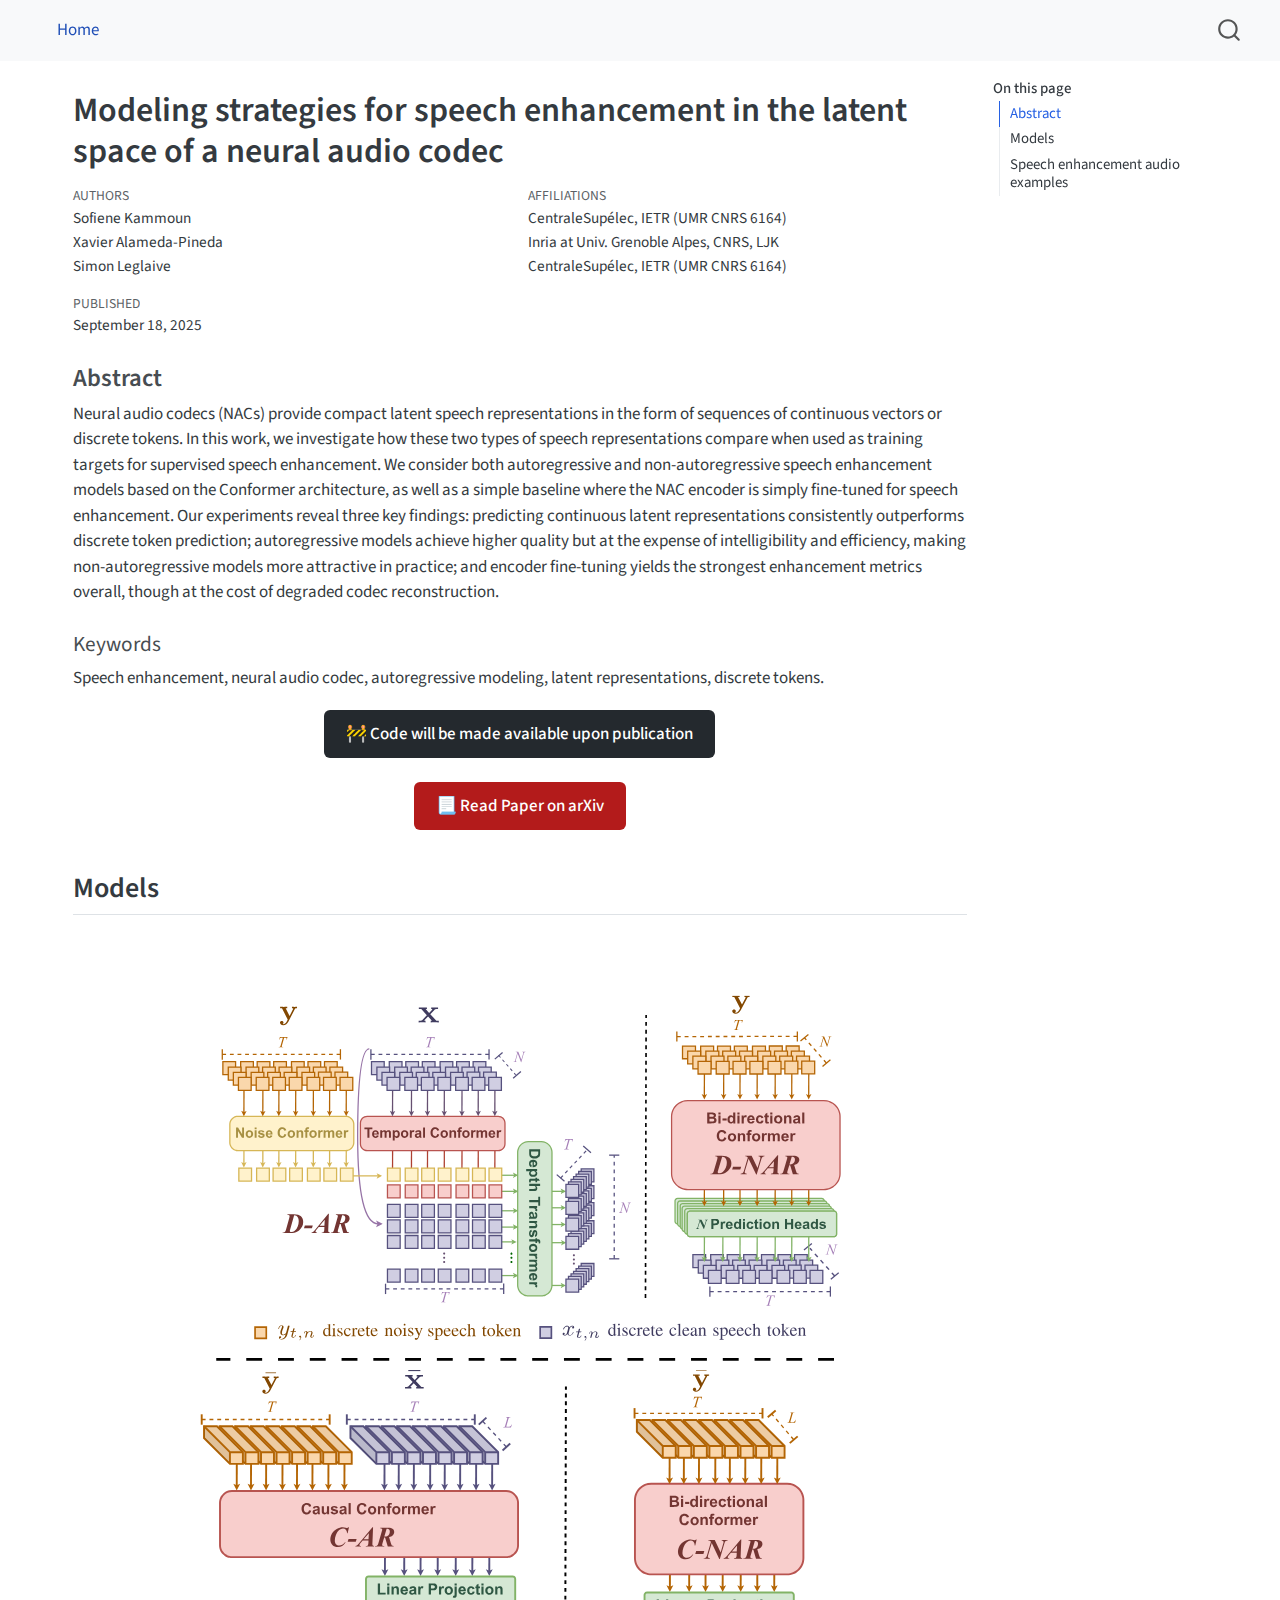
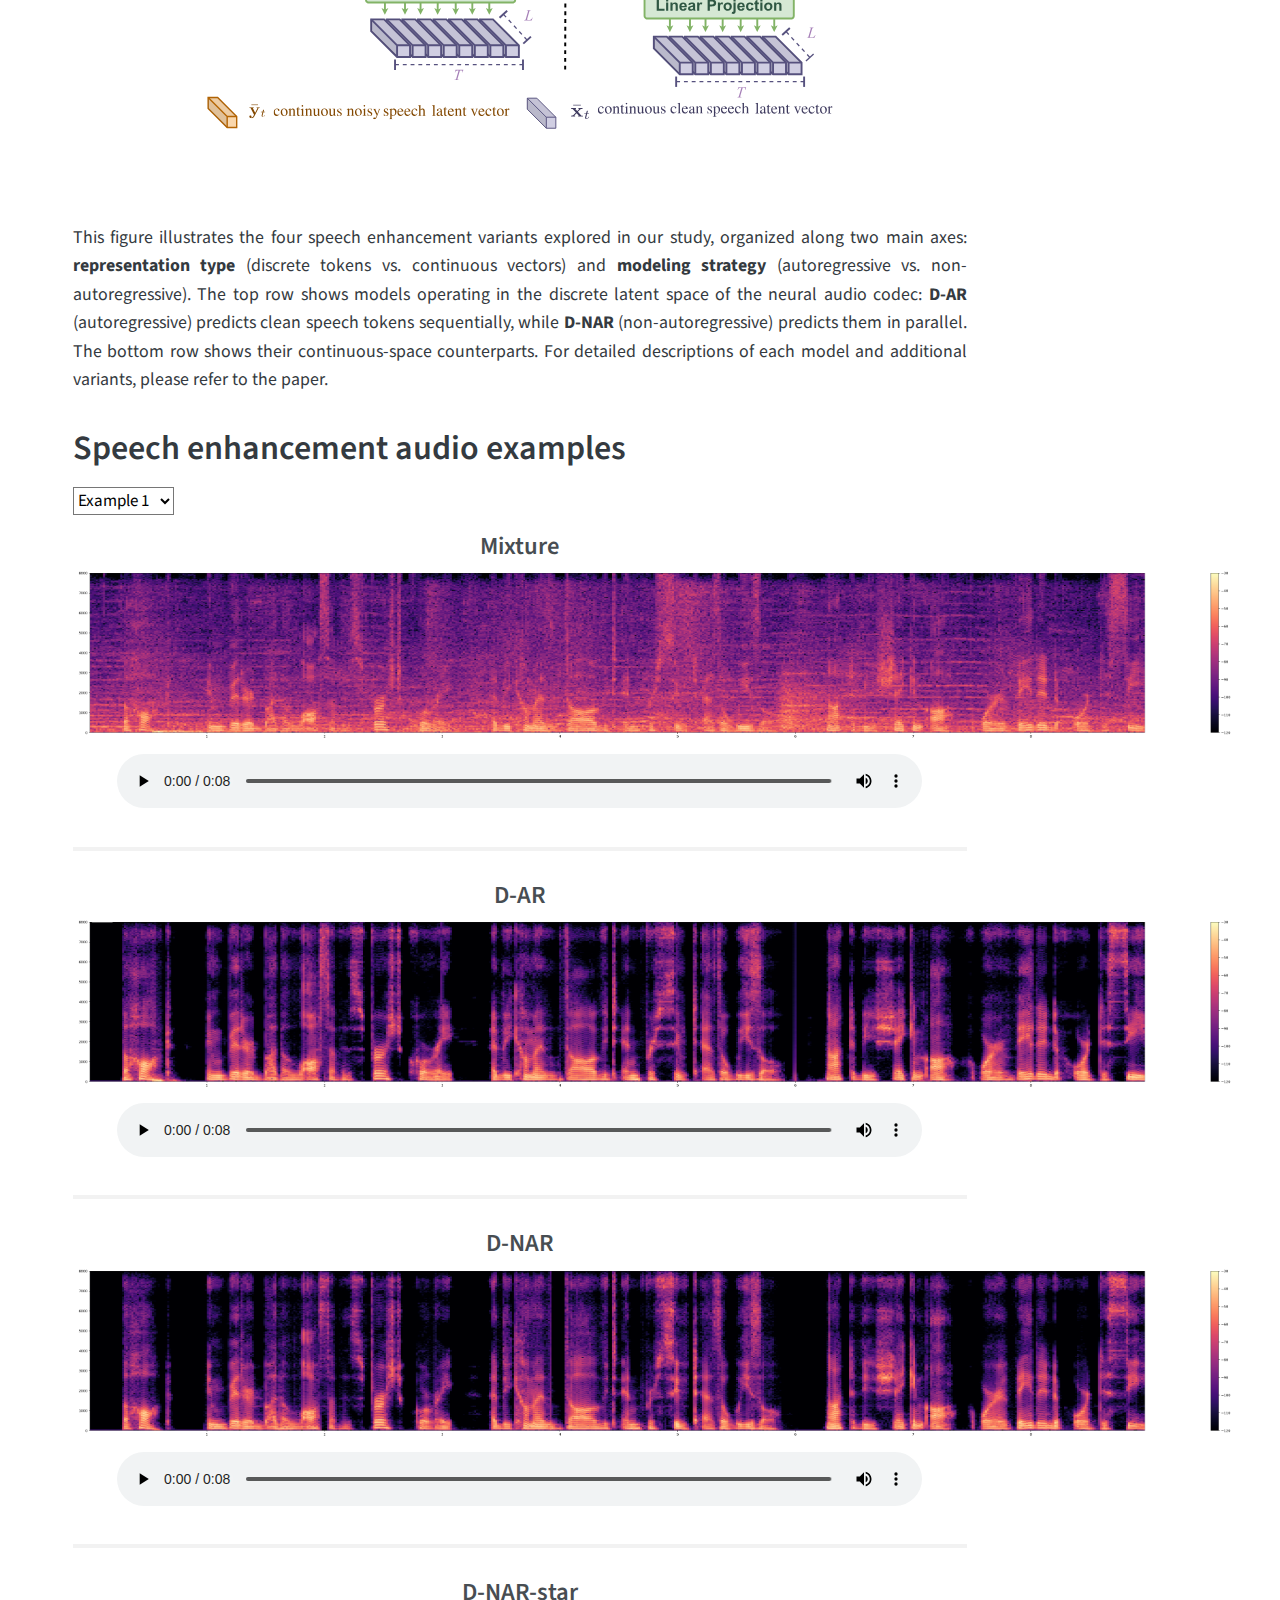
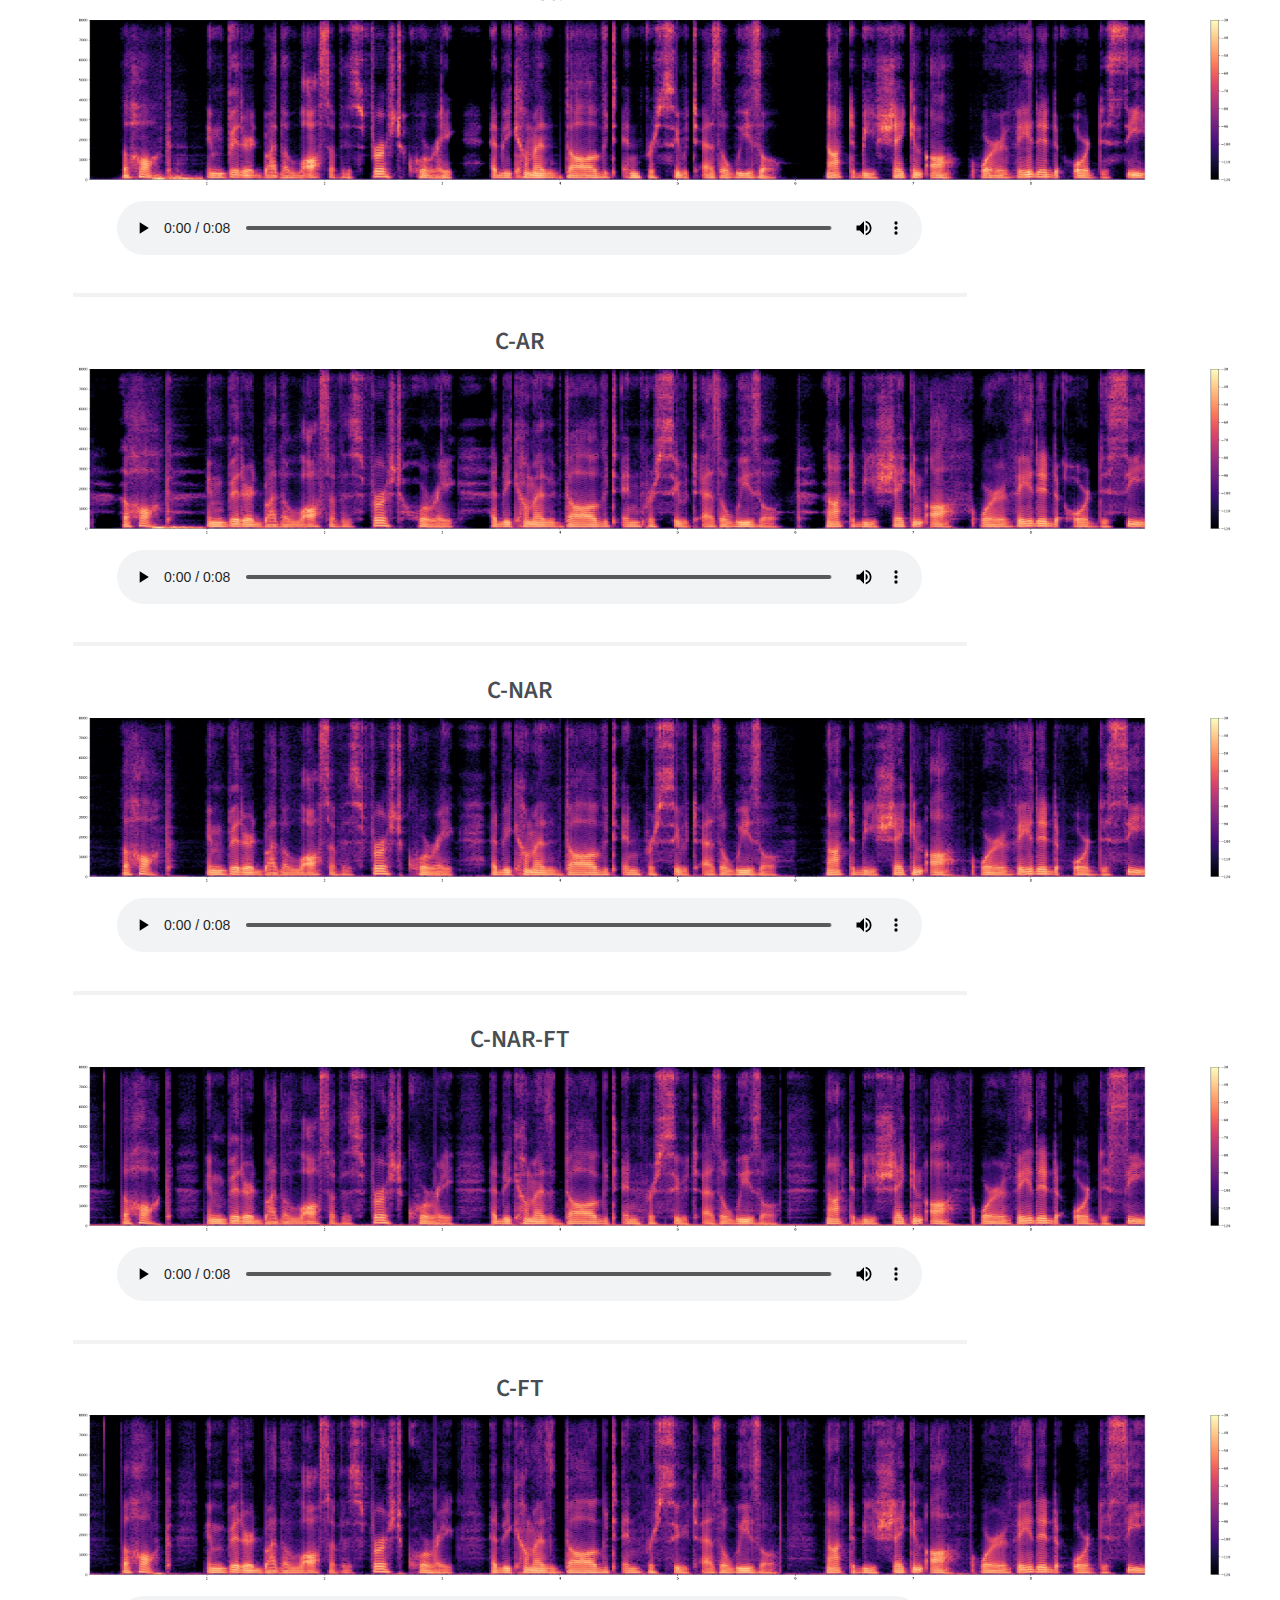
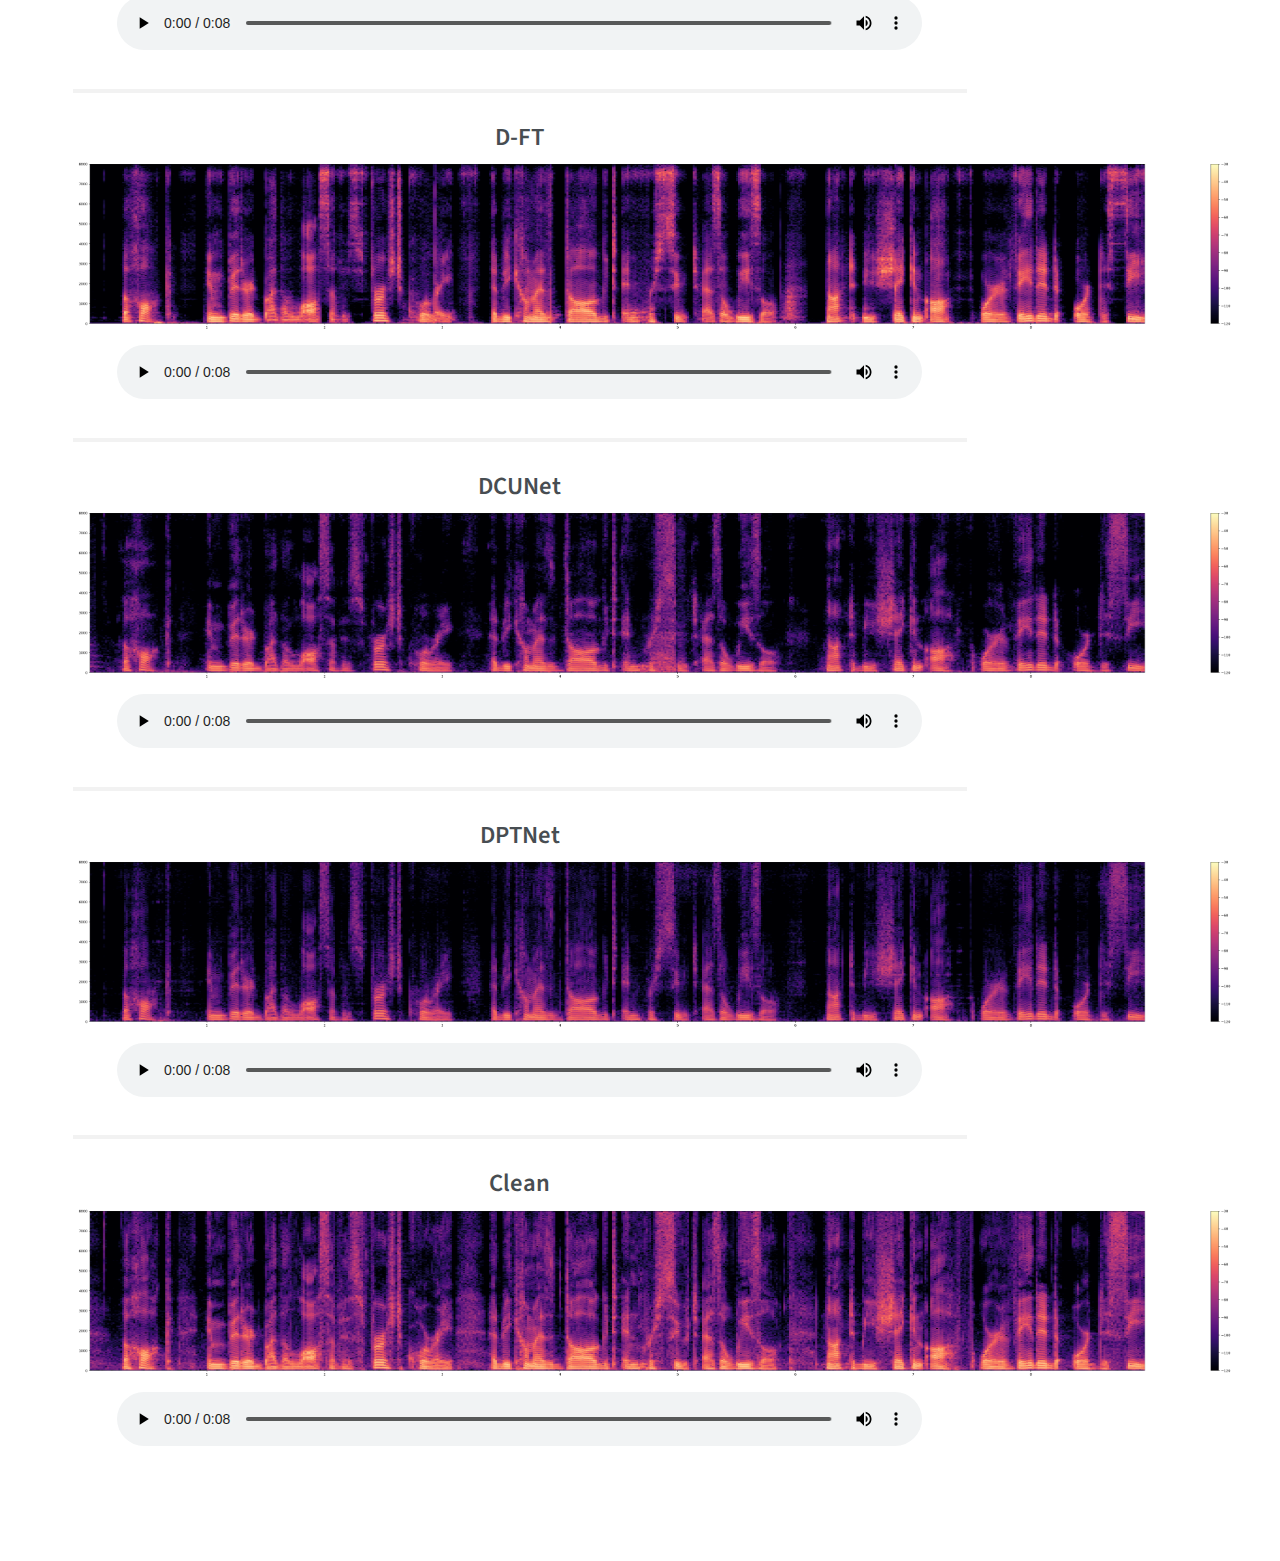
<file: index.html>
<!DOCTYPE html>
<html xmlns="http://www.w3.org/1999/xhtml" lang="en" xml:lang="en"><head>

<meta charset="utf-8">
<meta name="generator" content="quarto-1.6.40">

<meta name="viewport" content="width=device-width, initial-scale=1.0, user-scalable=yes">

<meta name="author" content="Sofiene Kammoun">
<meta name="author" content="Xavier Alameda-Pineda">
<meta name="author" content="Simon Leglaive">
<meta name="dcterms.date" content="2025-09-18">

<title>Modeling strategies for speech enhancement in the latent space of a neural audio codec –</title>
<style>
code{white-space: pre-wrap;}
span.smallcaps{font-variant: small-caps;}
div.columns{display: flex; gap: min(4vw, 1.5em);}
div.column{flex: auto; overflow-x: auto;}
div.hanging-indent{margin-left: 1.5em; text-indent: -1.5em;}
ul.task-list{list-style: none;}
ul.task-list li input[type="checkbox"] {
  width: 0.8em;
  margin: 0 0.8em 0.2em -1em; /* quarto-specific, see https://github.com/quarto-dev/quarto-cli/issues/4556 */ 
  vertical-align: middle;
}
</style>


<script src="site_libs/quarto-nav/quarto-nav.js"></script>
<script src="site_libs/quarto-nav/headroom.min.js"></script>
<script src="site_libs/clipboard/clipboard.min.js"></script>
<script src="site_libs/quarto-search/autocomplete.umd.js"></script>
<script src="site_libs/quarto-search/fuse.min.js"></script>
<script src="site_libs/quarto-search/quarto-search.js"></script>
<meta name="quarto:offset" content="./">
<script src="site_libs/quarto-html/quarto.js"></script>
<script src="site_libs/quarto-html/popper.min.js"></script>
<script src="site_libs/quarto-html/tippy.umd.min.js"></script>
<script src="site_libs/quarto-html/anchor.min.js"></script>
<link href="site_libs/quarto-html/tippy.css" rel="stylesheet">
<link href="site_libs/quarto-html/quarto-syntax-highlighting-549806ee2085284f45b00abea8c6df48.css" rel="stylesheet" id="quarto-text-highlighting-styles">
<script src="site_libs/bootstrap/bootstrap.min.js"></script>
<link href="site_libs/bootstrap/bootstrap-icons.css" rel="stylesheet">
<link href="site_libs/bootstrap/bootstrap-8d3fc55847af20083be50fea99f827e2.min.css" rel="stylesheet" append-hash="true" id="quarto-bootstrap" data-mode="light">
<script id="quarto-search-options" type="application/json">{
  "location": "navbar",
  "copy-button": false,
  "collapse-after": 3,
  "panel-placement": "end",
  "type": "overlay",
  "limit": 50,
  "keyboard-shortcut": [
    "f",
    "/",
    "s"
  ],
  "show-item-context": false,
  "language": {
    "search-no-results-text": "No results",
    "search-matching-documents-text": "matching documents",
    "search-copy-link-title": "Copy link to search",
    "search-hide-matches-text": "Hide additional matches",
    "search-more-match-text": "more match in this document",
    "search-more-matches-text": "more matches in this document",
    "search-clear-button-title": "Clear",
    "search-text-placeholder": "",
    "search-detached-cancel-button-title": "Cancel",
    "search-submit-button-title": "Submit",
    "search-label": "Search"
  }
}</script>


<link rel="stylesheet" href="styles.css">
</head>

<body class="nav-fixed">

<div id="quarto-search-results"></div>
  <header id="quarto-header" class="headroom fixed-top">
    <nav class="navbar navbar-expand-lg " data-bs-theme="dark">
      <div class="navbar-container container-fluid">
      <div class="navbar-brand-container mx-auto">
    <a class="navbar-brand" href="./index.html">
    <span class="navbar-title"></span>
    </a>
  </div>
            <div id="quarto-search" class="" title="Search"></div>
          <button class="navbar-toggler" type="button" data-bs-toggle="collapse" data-bs-target="#navbarCollapse" aria-controls="navbarCollapse" role="menu" aria-expanded="false" aria-label="Toggle navigation" onclick="if (window.quartoToggleHeadroom) { window.quartoToggleHeadroom(); }">
  <span class="navbar-toggler-icon"></span>
</button>
          <div class="collapse navbar-collapse" id="navbarCollapse">
            <ul class="navbar-nav navbar-nav-scroll me-auto">
  <li class="nav-item">
    <a class="nav-link active" href="./index.html" aria-current="page"> 
<span class="menu-text">Home</span></a>
  </li>  
</ul>
          </div> <!-- /navcollapse -->
            <div class="quarto-navbar-tools">
</div>
      </div> <!-- /container-fluid -->
    </nav>
</header>
<!-- content -->
<div id="quarto-content" class="quarto-container page-columns page-rows-contents page-layout-full page-navbar">
<!-- sidebar -->
<!-- margin-sidebar -->
    <div id="quarto-margin-sidebar" class="sidebar margin-sidebar">
        <nav id="TOC" role="doc-toc" class="toc-active">
    <h2 id="toc-title">On this page</h2>
   
  <ul>
  <li><a href="#abstract" id="toc-abstract" class="nav-link active" data-scroll-target="#abstract">Abstract</a></li>
  <li><a href="#models" id="toc-models" class="nav-link" data-scroll-target="#models">Models</a></li>
  <li><a href="#speech-enhancement-audio-examples" id="toc-speech-enhancement-audio-examples" class="nav-link" data-scroll-target="#speech-enhancement-audio-examples">Speech enhancement audio examples</a></li>
  </ul>
</nav>
    </div>
<!-- main -->
<main class="content column-page-left" id="quarto-document-content">

<header id="title-block-header" class="quarto-title-block default">
<div class="quarto-title">
<h1 class="title">Modeling strategies for speech enhancement in the latent space of a neural audio codec</h1>
</div>


<div class="quarto-title-meta-author column-page-left">
  <div class="quarto-title-meta-heading">Authors</div>
  <div class="quarto-title-meta-heading">Affiliations</div>
  
    <div class="quarto-title-meta-contents">
    <p class="author">Sofiene Kammoun </p>
  </div>
  <div class="quarto-title-meta-contents">
        <p class="affiliation">
            CentraleSupélec, IETR (UMR CNRS 6164)
          </p>
      </div>
    <div class="quarto-title-meta-contents">
    <p class="author">Xavier Alameda-Pineda </p>
  </div>
  <div class="quarto-title-meta-contents">
        <p class="affiliation">
            Inria at Univ. Grenoble Alpes, CNRS, LJK
          </p>
      </div>
    <div class="quarto-title-meta-contents">
    <p class="author">Simon Leglaive </p>
  </div>
  <div class="quarto-title-meta-contents">
        <p class="affiliation">
            CentraleSupélec, IETR (UMR CNRS 6164)
          </p>
      </div>
  </div>

<div class="quarto-title-meta column-page-left">

      
    <div>
    <div class="quarto-title-meta-heading">Published</div>
    <div class="quarto-title-meta-contents">
      <p class="date">September 18, 2025</p>
    </div>
  </div>
  
    
  </div>
  


</header>


<section id="abstract" class="level3">
<h3 class="anchored" data-anchor-id="abstract">Abstract</h3>
<p>Neural audio codecs (NACs) provide compact latent speech representations in the form of sequences of continuous vectors or discrete tokens. In this work, we investigate how these two types of speech representations compare when used as training targets for supervised speech enhancement. We consider both autoregressive and non-autoregressive speech enhancement models based on the Conformer architecture, as well as a simple baseline where the NAC encoder is simply fine-tuned for speech enhancement. Our experiments reveal three key findings: predicting continuous latent representations consistently outperforms discrete token prediction; autoregressive models achieve higher quality but at the expense of intelligibility and efficiency, making non-autoregressive models more attractive in practice; and encoder fine-tuning yields the strongest enhancement metrics overall, though at the cost of degraded codec reconstruction.</p>
<section id="keywords" class="level4">
<h4 class="anchored" data-anchor-id="keywords">Keywords</h4>
<p>Speech enhancement, neural audio codec, autoregressive modeling, latent representations, discrete tokens.</p>
<div style="display: flex; justify-content: center; gap: 20px; margin-top: 30px;">
<p><a href="https://github.com" target="_blank" style="background-color: #24292e; color: white; padding: 12px 22px; border-radius: 6px; text-decoration: none; font-weight: 500;"> 🚧 Code will be made available upon publication </a></p>
</div>
<div style="display: flex; justify-content: center; gap: 20px; margin-top: 30px;">
<p><a href="https://arxiv.org/abs/2510.26299" target="_blank" style="background-color: #b31b1b; color: white; padding: 12px 22px; border-radius: 6px; text-decoration: none; font-weight: 500;"> 📃 Read Paper on arXiv </a></p>
</div>
</section>
</section>
<section id="models" class="level2">
<h2 class="anchored" data-anchor-id="models">Models</h2>
<div class="quarto-figure quarto-figure-center">
<figure class="figure">
<p><img src="figure.svg" class="nostretch img-fluid quarto-figure quarto-figure-center figure-img" style="width:80.0%"></p>
</figure>
</div>
<div style="max-width: 900px; margin: 30px auto; text-align: justify; font-size: 1.05em; line-height: 1.6;">
<p>
This figure illustrates the four speech enhancement variants explored in our study, organized along two main axes: <b>representation type</b> (discrete tokens vs.&nbsp;continuous vectors) and <b>modeling strategy</b> (autoregressive vs.&nbsp;non-autoregressive). The top row shows models operating in the discrete latent space of the neural audio codec: <b>D-AR</b> (autoregressive) predicts clean speech tokens sequentially, while <b>D-NAR</b> (non-autoregressive) predicts them in parallel. The bottom row shows their continuous-space counterparts. For detailed descriptions of each model and additional variants, please refer to the paper.
</p>
</div>
</section>
<section id="speech-enhancement-audio-examples" class="level1">
<h1>Speech enhancement audio examples</h1>
<p><select id="exampleSelect"> <option value="1">Example 1</option> <option value="2">Example 2</option> <option value="3">Example 3</option> <option value="4">Example 4</option> <option value="5">Example 5</option> <option value="6">Example 6</option> <option value="7">Example 7</option> <option value="8">Example 8</option> <option value="9">Example 9</option> <option value="10">Example 10</option> </select></p>
<div id="resultsTable">

</div>
<script>
  const models = [
    "Mixture",
    "D-AR",
    "D-NAR",
    "D-NAR-star",
    "C-AR",
    "C-NAR",
    "C-NAR-FT",
    "C-FT",
    "D-FT",
    "DCUNet",
    "DPTNet",
    "Clean",
  ];

  const basePath = "Audio";  // folder where your files are
  const resultsDiv = document.getElementById("resultsTable");

function loadExample(exampleId) {
  let html = "";

  models.forEach((model, idx) => {
    let imgPath = `${basePath}/${exampleId}_${model}.png`;  
    let audioPath = `${basePath}/${exampleId}_${model}.wav`;

    html += `
      <div style="margin-bottom: 30px; text-align: center;">
        <h3 style="margin: 5px 0;">${model}</h3>
        <img src="${imgPath}" alt="${model}" style="max-width: 150%; max-height: 400px ; padding: 2px;">
        <div style="margin-top: 10px;">
          <audio controls src="${audioPath}" style="width: 90%;"></audio>
        </div>
      </div>
    `;

    // separator line, except after the last model
    if (idx < models.length - 1) {
      html += `<hr style="border: none; border-top: 4px solid #ccc; margin: 30px 0;">`;
    }
  });

  resultsDiv.innerHTML = html;
}

  loadExample(1);

  document.getElementById("exampleSelect").addEventListener("change", (e) => {
    loadExample(e.target.value);
  });
</script>


</section>

</main> <!-- /main -->
<script id="quarto-html-after-body" type="application/javascript">
window.document.addEventListener("DOMContentLoaded", function (event) {
  const toggleBodyColorMode = (bsSheetEl) => {
    const mode = bsSheetEl.getAttribute("data-mode");
    const bodyEl = window.document.querySelector("body");
    if (mode === "dark") {
      bodyEl.classList.add("quarto-dark");
      bodyEl.classList.remove("quarto-light");
    } else {
      bodyEl.classList.add("quarto-light");
      bodyEl.classList.remove("quarto-dark");
    }
  }
  const toggleBodyColorPrimary = () => {
    const bsSheetEl = window.document.querySelector("link#quarto-bootstrap");
    if (bsSheetEl) {
      toggleBodyColorMode(bsSheetEl);
    }
  }
  toggleBodyColorPrimary();  
  const icon = "";
  const anchorJS = new window.AnchorJS();
  anchorJS.options = {
    placement: 'right',
    icon: icon
  };
  anchorJS.add('.anchored');
  const isCodeAnnotation = (el) => {
    for (const clz of el.classList) {
      if (clz.startsWith('code-annotation-')) {                     
        return true;
      }
    }
    return false;
  }
  const onCopySuccess = function(e) {
    // button target
    const button = e.trigger;
    // don't keep focus
    button.blur();
    // flash "checked"
    button.classList.add('code-copy-button-checked');
    var currentTitle = button.getAttribute("title");
    button.setAttribute("title", "Copied!");
    let tooltip;
    if (window.bootstrap) {
      button.setAttribute("data-bs-toggle", "tooltip");
      button.setAttribute("data-bs-placement", "left");
      button.setAttribute("data-bs-title", "Copied!");
      tooltip = new bootstrap.Tooltip(button, 
        { trigger: "manual", 
          customClass: "code-copy-button-tooltip",
          offset: [0, -8]});
      tooltip.show();    
    }
    setTimeout(function() {
      if (tooltip) {
        tooltip.hide();
        button.removeAttribute("data-bs-title");
        button.removeAttribute("data-bs-toggle");
        button.removeAttribute("data-bs-placement");
      }
      button.setAttribute("title", currentTitle);
      button.classList.remove('code-copy-button-checked');
    }, 1000);
    // clear code selection
    e.clearSelection();
  }
  const getTextToCopy = function(trigger) {
      const codeEl = trigger.previousElementSibling.cloneNode(true);
      for (const childEl of codeEl.children) {
        if (isCodeAnnotation(childEl)) {
          childEl.remove();
        }
      }
      return codeEl.innerText;
  }
  const clipboard = new window.ClipboardJS('.code-copy-button:not([data-in-quarto-modal])', {
    text: getTextToCopy
  });
  clipboard.on('success', onCopySuccess);
  if (window.document.getElementById('quarto-embedded-source-code-modal')) {
    const clipboardModal = new window.ClipboardJS('.code-copy-button[data-in-quarto-modal]', {
      text: getTextToCopy,
      container: window.document.getElementById('quarto-embedded-source-code-modal')
    });
    clipboardModal.on('success', onCopySuccess);
  }
    var localhostRegex = new RegExp(/^(?:http|https):\/\/localhost\:?[0-9]*\//);
    var mailtoRegex = new RegExp(/^mailto:/);
      var filterRegex = new RegExp('/' + window.location.host + '/');
    var isInternal = (href) => {
        return filterRegex.test(href) || localhostRegex.test(href) || mailtoRegex.test(href);
    }
    // Inspect non-navigation links and adorn them if external
 	var links = window.document.querySelectorAll('a[href]:not(.nav-link):not(.navbar-brand):not(.toc-action):not(.sidebar-link):not(.sidebar-item-toggle):not(.pagination-link):not(.no-external):not([aria-hidden]):not(.dropdown-item):not(.quarto-navigation-tool):not(.about-link)');
    for (var i=0; i<links.length; i++) {
      const link = links[i];
      if (!isInternal(link.href)) {
        // undo the damage that might have been done by quarto-nav.js in the case of
        // links that we want to consider external
        if (link.dataset.originalHref !== undefined) {
          link.href = link.dataset.originalHref;
        }
      }
    }
  function tippyHover(el, contentFn, onTriggerFn, onUntriggerFn) {
    const config = {
      allowHTML: true,
      maxWidth: 500,
      delay: 100,
      arrow: false,
      appendTo: function(el) {
          return el.parentElement;
      },
      interactive: true,
      interactiveBorder: 10,
      theme: 'quarto',
      placement: 'bottom-start',
    };
    if (contentFn) {
      config.content = contentFn;
    }
    if (onTriggerFn) {
      config.onTrigger = onTriggerFn;
    }
    if (onUntriggerFn) {
      config.onUntrigger = onUntriggerFn;
    }
    window.tippy(el, config); 
  }
  const noterefs = window.document.querySelectorAll('a[role="doc-noteref"]');
  for (var i=0; i<noterefs.length; i++) {
    const ref = noterefs[i];
    tippyHover(ref, function() {
      // use id or data attribute instead here
      let href = ref.getAttribute('data-footnote-href') || ref.getAttribute('href');
      try { href = new URL(href).hash; } catch {}
      const id = href.replace(/^#\/?/, "");
      const note = window.document.getElementById(id);
      if (note) {
        return note.innerHTML;
      } else {
        return "";
      }
    });
  }
  const xrefs = window.document.querySelectorAll('a.quarto-xref');
  const processXRef = (id, note) => {
    // Strip column container classes
    const stripColumnClz = (el) => {
      el.classList.remove("page-full", "page-columns");
      if (el.children) {
        for (const child of el.children) {
          stripColumnClz(child);
        }
      }
    }
    stripColumnClz(note)
    if (id === null || id.startsWith('sec-')) {
      // Special case sections, only their first couple elements
      const container = document.createElement("div");
      if (note.children && note.children.length > 2) {
        container.appendChild(note.children[0].cloneNode(true));
        for (let i = 1; i < note.children.length; i++) {
          const child = note.children[i];
          if (child.tagName === "P" && child.innerText === "") {
            continue;
          } else {
            container.appendChild(child.cloneNode(true));
            break;
          }
        }
        if (window.Quarto?.typesetMath) {
          window.Quarto.typesetMath(container);
        }
        return container.innerHTML
      } else {
        if (window.Quarto?.typesetMath) {
          window.Quarto.typesetMath(note);
        }
        return note.innerHTML;
      }
    } else {
      // Remove any anchor links if they are present
      const anchorLink = note.querySelector('a.anchorjs-link');
      if (anchorLink) {
        anchorLink.remove();
      }
      if (window.Quarto?.typesetMath) {
        window.Quarto.typesetMath(note);
      }
      if (note.classList.contains("callout")) {
        return note.outerHTML;
      } else {
        return note.innerHTML;
      }
    }
  }
  for (var i=0; i<xrefs.length; i++) {
    const xref = xrefs[i];
    tippyHover(xref, undefined, function(instance) {
      instance.disable();
      let url = xref.getAttribute('href');
      let hash = undefined; 
      if (url.startsWith('#')) {
        hash = url;
      } else {
        try { hash = new URL(url).hash; } catch {}
      }
      if (hash) {
        const id = hash.replace(/^#\/?/, "");
        const note = window.document.getElementById(id);
        if (note !== null) {
          try {
            const html = processXRef(id, note.cloneNode(true));
            instance.setContent(html);
          } finally {
            instance.enable();
            instance.show();
          }
        } else {
          // See if we can fetch this
          fetch(url.split('#')[0])
          .then(res => res.text())
          .then(html => {
            const parser = new DOMParser();
            const htmlDoc = parser.parseFromString(html, "text/html");
            const note = htmlDoc.getElementById(id);
            if (note !== null) {
              const html = processXRef(id, note);
              instance.setContent(html);
            } 
          }).finally(() => {
            instance.enable();
            instance.show();
          });
        }
      } else {
        // See if we can fetch a full url (with no hash to target)
        // This is a special case and we should probably do some content thinning / targeting
        fetch(url)
        .then(res => res.text())
        .then(html => {
          const parser = new DOMParser();
          const htmlDoc = parser.parseFromString(html, "text/html");
          const note = htmlDoc.querySelector('main.content');
          if (note !== null) {
            // This should only happen for chapter cross references
            // (since there is no id in the URL)
            // remove the first header
            if (note.children.length > 0 && note.children[0].tagName === "HEADER") {
              note.children[0].remove();
            }
            const html = processXRef(null, note);
            instance.setContent(html);
          } 
        }).finally(() => {
          instance.enable();
          instance.show();
        });
      }
    }, function(instance) {
    });
  }
      let selectedAnnoteEl;
      const selectorForAnnotation = ( cell, annotation) => {
        let cellAttr = 'data-code-cell="' + cell + '"';
        let lineAttr = 'data-code-annotation="' +  annotation + '"';
        const selector = 'span[' + cellAttr + '][' + lineAttr + ']';
        return selector;
      }
      const selectCodeLines = (annoteEl) => {
        const doc = window.document;
        const targetCell = annoteEl.getAttribute("data-target-cell");
        const targetAnnotation = annoteEl.getAttribute("data-target-annotation");
        const annoteSpan = window.document.querySelector(selectorForAnnotation(targetCell, targetAnnotation));
        const lines = annoteSpan.getAttribute("data-code-lines").split(",");
        const lineIds = lines.map((line) => {
          return targetCell + "-" + line;
        })
        let top = null;
        let height = null;
        let parent = null;
        if (lineIds.length > 0) {
            //compute the position of the single el (top and bottom and make a div)
            const el = window.document.getElementById(lineIds[0]);
            top = el.offsetTop;
            height = el.offsetHeight;
            parent = el.parentElement.parentElement;
          if (lineIds.length > 1) {
            const lastEl = window.document.getElementById(lineIds[lineIds.length - 1]);
            const bottom = lastEl.offsetTop + lastEl.offsetHeight;
            height = bottom - top;
          }
          if (top !== null && height !== null && parent !== null) {
            // cook up a div (if necessary) and position it 
            let div = window.document.getElementById("code-annotation-line-highlight");
            if (div === null) {
              div = window.document.createElement("div");
              div.setAttribute("id", "code-annotation-line-highlight");
              div.style.position = 'absolute';
              parent.appendChild(div);
            }
            div.style.top = top - 2 + "px";
            div.style.height = height + 4 + "px";
            div.style.left = 0;
            let gutterDiv = window.document.getElementById("code-annotation-line-highlight-gutter");
            if (gutterDiv === null) {
              gutterDiv = window.document.createElement("div");
              gutterDiv.setAttribute("id", "code-annotation-line-highlight-gutter");
              gutterDiv.style.position = 'absolute';
              const codeCell = window.document.getElementById(targetCell);
              const gutter = codeCell.querySelector('.code-annotation-gutter');
              gutter.appendChild(gutterDiv);
            }
            gutterDiv.style.top = top - 2 + "px";
            gutterDiv.style.height = height + 4 + "px";
          }
          selectedAnnoteEl = annoteEl;
        }
      };
      const unselectCodeLines = () => {
        const elementsIds = ["code-annotation-line-highlight", "code-annotation-line-highlight-gutter"];
        elementsIds.forEach((elId) => {
          const div = window.document.getElementById(elId);
          if (div) {
            div.remove();
          }
        });
        selectedAnnoteEl = undefined;
      };
        // Handle positioning of the toggle
    window.addEventListener(
      "resize",
      throttle(() => {
        elRect = undefined;
        if (selectedAnnoteEl) {
          selectCodeLines(selectedAnnoteEl);
        }
      }, 10)
    );
    function throttle(fn, ms) {
    let throttle = false;
    let timer;
      return (...args) => {
        if(!throttle) { // first call gets through
            fn.apply(this, args);
            throttle = true;
        } else { // all the others get throttled
            if(timer) clearTimeout(timer); // cancel #2
            timer = setTimeout(() => {
              fn.apply(this, args);
              timer = throttle = false;
            }, ms);
        }
      };
    }
      // Attach click handler to the DT
      const annoteDls = window.document.querySelectorAll('dt[data-target-cell]');
      for (const annoteDlNode of annoteDls) {
        annoteDlNode.addEventListener('click', (event) => {
          const clickedEl = event.target;
          if (clickedEl !== selectedAnnoteEl) {
            unselectCodeLines();
            const activeEl = window.document.querySelector('dt[data-target-cell].code-annotation-active');
            if (activeEl) {
              activeEl.classList.remove('code-annotation-active');
            }
            selectCodeLines(clickedEl);
            clickedEl.classList.add('code-annotation-active');
          } else {
            // Unselect the line
            unselectCodeLines();
            clickedEl.classList.remove('code-annotation-active');
          }
        });
      }
  const findCites = (el) => {
    const parentEl = el.parentElement;
    if (parentEl) {
      const cites = parentEl.dataset.cites;
      if (cites) {
        return {
          el,
          cites: cites.split(' ')
        };
      } else {
        return findCites(el.parentElement)
      }
    } else {
      return undefined;
    }
  };
  var bibliorefs = window.document.querySelectorAll('a[role="doc-biblioref"]');
  for (var i=0; i<bibliorefs.length; i++) {
    const ref = bibliorefs[i];
    const citeInfo = findCites(ref);
    if (citeInfo) {
      tippyHover(citeInfo.el, function() {
        var popup = window.document.createElement('div');
        citeInfo.cites.forEach(function(cite) {
          var citeDiv = window.document.createElement('div');
          citeDiv.classList.add('hanging-indent');
          citeDiv.classList.add('csl-entry');
          var biblioDiv = window.document.getElementById('ref-' + cite);
          if (biblioDiv) {
            citeDiv.innerHTML = biblioDiv.innerHTML;
          }
          popup.appendChild(citeDiv);
        });
        return popup.innerHTML;
      });
    }
  }
});
</script>
</div> <!-- /content -->




</body></html>
</file>
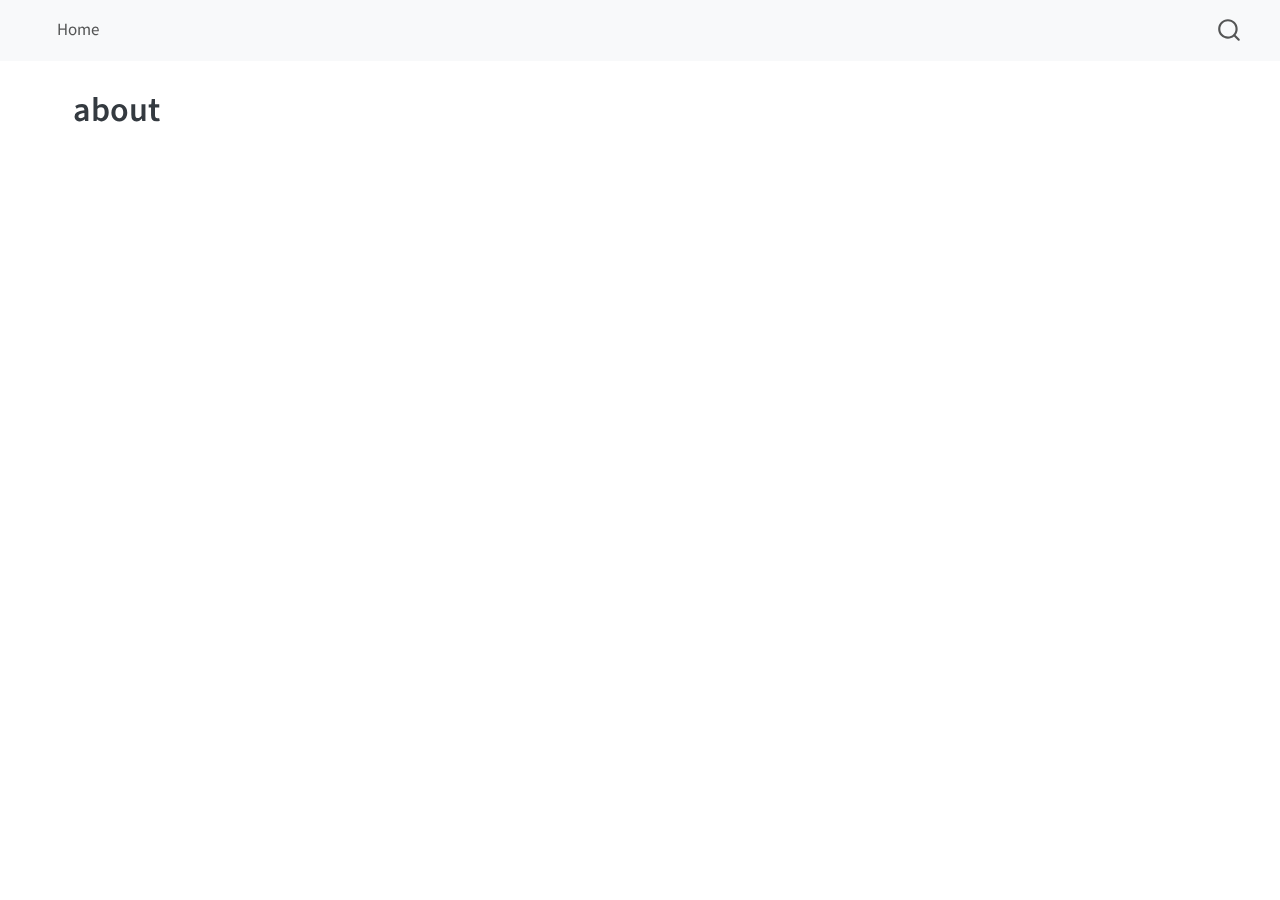
<file: About.html>
<!DOCTYPE html>
<html xmlns="http://www.w3.org/1999/xhtml" lang="en" xml:lang="en"><head>

<meta charset="utf-8">
<meta name="generator" content="quarto-1.6.40">

<meta name="viewport" content="width=device-width, initial-scale=1.0, user-scalable=yes">


<title>about –</title>
<style>
code{white-space: pre-wrap;}
span.smallcaps{font-variant: small-caps;}
div.columns{display: flex; gap: min(4vw, 1.5em);}
div.column{flex: auto; overflow-x: auto;}
div.hanging-indent{margin-left: 1.5em; text-indent: -1.5em;}
ul.task-list{list-style: none;}
ul.task-list li input[type="checkbox"] {
  width: 0.8em;
  margin: 0 0.8em 0.2em -1em; /* quarto-specific, see https://github.com/quarto-dev/quarto-cli/issues/4556 */ 
  vertical-align: middle;
}
</style>


<script src="site_libs/quarto-nav/quarto-nav.js"></script>
<script src="site_libs/quarto-nav/headroom.min.js"></script>
<script src="site_libs/clipboard/clipboard.min.js"></script>
<script src="site_libs/quarto-search/autocomplete.umd.js"></script>
<script src="site_libs/quarto-search/fuse.min.js"></script>
<script src="site_libs/quarto-search/quarto-search.js"></script>
<meta name="quarto:offset" content="./">
<script src="site_libs/quarto-html/quarto.js"></script>
<script src="site_libs/quarto-html/popper.min.js"></script>
<script src="site_libs/quarto-html/tippy.umd.min.js"></script>
<script src="site_libs/quarto-html/anchor.min.js"></script>
<link href="site_libs/quarto-html/tippy.css" rel="stylesheet">
<link href="site_libs/quarto-html/quarto-syntax-highlighting-549806ee2085284f45b00abea8c6df48.css" rel="stylesheet" id="quarto-text-highlighting-styles">
<script src="site_libs/bootstrap/bootstrap.min.js"></script>
<link href="site_libs/bootstrap/bootstrap-icons.css" rel="stylesheet">
<link href="site_libs/bootstrap/bootstrap-8d3fc55847af20083be50fea99f827e2.min.css" rel="stylesheet" append-hash="true" id="quarto-bootstrap" data-mode="light">
<script id="quarto-search-options" type="application/json">{
  "location": "navbar",
  "copy-button": false,
  "collapse-after": 3,
  "panel-placement": "end",
  "type": "overlay",
  "limit": 50,
  "keyboard-shortcut": [
    "f",
    "/",
    "s"
  ],
  "show-item-context": false,
  "language": {
    "search-no-results-text": "No results",
    "search-matching-documents-text": "matching documents",
    "search-copy-link-title": "Copy link to search",
    "search-hide-matches-text": "Hide additional matches",
    "search-more-match-text": "more match in this document",
    "search-more-matches-text": "more matches in this document",
    "search-clear-button-title": "Clear",
    "search-text-placeholder": "",
    "search-detached-cancel-button-title": "Cancel",
    "search-submit-button-title": "Submit",
    "search-label": "Search"
  }
}</script>


<link rel="stylesheet" href="styles.css">
</head>

<body class="nav-fixed">

<div id="quarto-search-results"></div>
  <header id="quarto-header" class="headroom fixed-top">
    <nav class="navbar navbar-expand-lg " data-bs-theme="dark">
      <div class="navbar-container container-fluid">
      <div class="navbar-brand-container mx-auto">
    <a class="navbar-brand" href="./index.html">
    <span class="navbar-title"></span>
    </a>
  </div>
            <div id="quarto-search" class="" title="Search"></div>
          <button class="navbar-toggler" type="button" data-bs-toggle="collapse" data-bs-target="#navbarCollapse" aria-controls="navbarCollapse" role="menu" aria-expanded="false" aria-label="Toggle navigation" onclick="if (window.quartoToggleHeadroom) { window.quartoToggleHeadroom(); }">
  <span class="navbar-toggler-icon"></span>
</button>
          <div class="collapse navbar-collapse" id="navbarCollapse">
            <ul class="navbar-nav navbar-nav-scroll me-auto">
  <li class="nav-item">
    <a class="nav-link" href="./index.html"> 
<span class="menu-text">Home</span></a>
  </li>  
</ul>
          </div> <!-- /navcollapse -->
            <div class="quarto-navbar-tools">
</div>
      </div> <!-- /container-fluid -->
    </nav>
</header>
<!-- content -->
<div id="quarto-content" class="quarto-container page-columns page-rows-contents page-layout-full page-navbar">
<!-- sidebar -->
<!-- margin-sidebar -->
    <div id="quarto-margin-sidebar" class="sidebar margin-sidebar zindex-bottom">
        
    </div>
<!-- main -->
<main class="content column-page" id="quarto-document-content">

<header id="title-block-header" class="quarto-title-block default">
<div class="quarto-title">
<h1 class="title">about</h1>
</div>



<div class="quarto-title-meta column-page">

    
  
    
  </div>
  


</header>





</main> <!-- /main -->
<script id="quarto-html-after-body" type="application/javascript">
window.document.addEventListener("DOMContentLoaded", function (event) {
  const toggleBodyColorMode = (bsSheetEl) => {
    const mode = bsSheetEl.getAttribute("data-mode");
    const bodyEl = window.document.querySelector("body");
    if (mode === "dark") {
      bodyEl.classList.add("quarto-dark");
      bodyEl.classList.remove("quarto-light");
    } else {
      bodyEl.classList.add("quarto-light");
      bodyEl.classList.remove("quarto-dark");
    }
  }
  const toggleBodyColorPrimary = () => {
    const bsSheetEl = window.document.querySelector("link#quarto-bootstrap");
    if (bsSheetEl) {
      toggleBodyColorMode(bsSheetEl);
    }
  }
  toggleBodyColorPrimary();  
  const icon = "";
  const anchorJS = new window.AnchorJS();
  anchorJS.options = {
    placement: 'right',
    icon: icon
  };
  anchorJS.add('.anchored');
  const isCodeAnnotation = (el) => {
    for (const clz of el.classList) {
      if (clz.startsWith('code-annotation-')) {                     
        return true;
      }
    }
    return false;
  }
  const onCopySuccess = function(e) {
    // button target
    const button = e.trigger;
    // don't keep focus
    button.blur();
    // flash "checked"
    button.classList.add('code-copy-button-checked');
    var currentTitle = button.getAttribute("title");
    button.setAttribute("title", "Copied!");
    let tooltip;
    if (window.bootstrap) {
      button.setAttribute("data-bs-toggle", "tooltip");
      button.setAttribute("data-bs-placement", "left");
      button.setAttribute("data-bs-title", "Copied!");
      tooltip = new bootstrap.Tooltip(button, 
        { trigger: "manual", 
          customClass: "code-copy-button-tooltip",
          offset: [0, -8]});
      tooltip.show();    
    }
    setTimeout(function() {
      if (tooltip) {
        tooltip.hide();
        button.removeAttribute("data-bs-title");
        button.removeAttribute("data-bs-toggle");
        button.removeAttribute("data-bs-placement");
      }
      button.setAttribute("title", currentTitle);
      button.classList.remove('code-copy-button-checked');
    }, 1000);
    // clear code selection
    e.clearSelection();
  }
  const getTextToCopy = function(trigger) {
      const codeEl = trigger.previousElementSibling.cloneNode(true);
      for (const childEl of codeEl.children) {
        if (isCodeAnnotation(childEl)) {
          childEl.remove();
        }
      }
      return codeEl.innerText;
  }
  const clipboard = new window.ClipboardJS('.code-copy-button:not([data-in-quarto-modal])', {
    text: getTextToCopy
  });
  clipboard.on('success', onCopySuccess);
  if (window.document.getElementById('quarto-embedded-source-code-modal')) {
    const clipboardModal = new window.ClipboardJS('.code-copy-button[data-in-quarto-modal]', {
      text: getTextToCopy,
      container: window.document.getElementById('quarto-embedded-source-code-modal')
    });
    clipboardModal.on('success', onCopySuccess);
  }
    var localhostRegex = new RegExp(/^(?:http|https):\/\/localhost\:?[0-9]*\//);
    var mailtoRegex = new RegExp(/^mailto:/);
      var filterRegex = new RegExp('/' + window.location.host + '/');
    var isInternal = (href) => {
        return filterRegex.test(href) || localhostRegex.test(href) || mailtoRegex.test(href);
    }
    // Inspect non-navigation links and adorn them if external
 	var links = window.document.querySelectorAll('a[href]:not(.nav-link):not(.navbar-brand):not(.toc-action):not(.sidebar-link):not(.sidebar-item-toggle):not(.pagination-link):not(.no-external):not([aria-hidden]):not(.dropdown-item):not(.quarto-navigation-tool):not(.about-link)');
    for (var i=0; i<links.length; i++) {
      const link = links[i];
      if (!isInternal(link.href)) {
        // undo the damage that might have been done by quarto-nav.js in the case of
        // links that we want to consider external
        if (link.dataset.originalHref !== undefined) {
          link.href = link.dataset.originalHref;
        }
      }
    }
  function tippyHover(el, contentFn, onTriggerFn, onUntriggerFn) {
    const config = {
      allowHTML: true,
      maxWidth: 500,
      delay: 100,
      arrow: false,
      appendTo: function(el) {
          return el.parentElement;
      },
      interactive: true,
      interactiveBorder: 10,
      theme: 'quarto',
      placement: 'bottom-start',
    };
    if (contentFn) {
      config.content = contentFn;
    }
    if (onTriggerFn) {
      config.onTrigger = onTriggerFn;
    }
    if (onUntriggerFn) {
      config.onUntrigger = onUntriggerFn;
    }
    window.tippy(el, config); 
  }
  const noterefs = window.document.querySelectorAll('a[role="doc-noteref"]');
  for (var i=0; i<noterefs.length; i++) {
    const ref = noterefs[i];
    tippyHover(ref, function() {
      // use id or data attribute instead here
      let href = ref.getAttribute('data-footnote-href') || ref.getAttribute('href');
      try { href = new URL(href).hash; } catch {}
      const id = href.replace(/^#\/?/, "");
      const note = window.document.getElementById(id);
      if (note) {
        return note.innerHTML;
      } else {
        return "";
      }
    });
  }
  const xrefs = window.document.querySelectorAll('a.quarto-xref');
  const processXRef = (id, note) => {
    // Strip column container classes
    const stripColumnClz = (el) => {
      el.classList.remove("page-full", "page-columns");
      if (el.children) {
        for (const child of el.children) {
          stripColumnClz(child);
        }
      }
    }
    stripColumnClz(note)
    if (id === null || id.startsWith('sec-')) {
      // Special case sections, only their first couple elements
      const container = document.createElement("div");
      if (note.children && note.children.length > 2) {
        container.appendChild(note.children[0].cloneNode(true));
        for (let i = 1; i < note.children.length; i++) {
          const child = note.children[i];
          if (child.tagName === "P" && child.innerText === "") {
            continue;
          } else {
            container.appendChild(child.cloneNode(true));
            break;
          }
        }
        if (window.Quarto?.typesetMath) {
          window.Quarto.typesetMath(container);
        }
        return container.innerHTML
      } else {
        if (window.Quarto?.typesetMath) {
          window.Quarto.typesetMath(note);
        }
        return note.innerHTML;
      }
    } else {
      // Remove any anchor links if they are present
      const anchorLink = note.querySelector('a.anchorjs-link');
      if (anchorLink) {
        anchorLink.remove();
      }
      if (window.Quarto?.typesetMath) {
        window.Quarto.typesetMath(note);
      }
      if (note.classList.contains("callout")) {
        return note.outerHTML;
      } else {
        return note.innerHTML;
      }
    }
  }
  for (var i=0; i<xrefs.length; i++) {
    const xref = xrefs[i];
    tippyHover(xref, undefined, function(instance) {
      instance.disable();
      let url = xref.getAttribute('href');
      let hash = undefined; 
      if (url.startsWith('#')) {
        hash = url;
      } else {
        try { hash = new URL(url).hash; } catch {}
      }
      if (hash) {
        const id = hash.replace(/^#\/?/, "");
        const note = window.document.getElementById(id);
        if (note !== null) {
          try {
            const html = processXRef(id, note.cloneNode(true));
            instance.setContent(html);
          } finally {
            instance.enable();
            instance.show();
          }
        } else {
          // See if we can fetch this
          fetch(url.split('#')[0])
          .then(res => res.text())
          .then(html => {
            const parser = new DOMParser();
            const htmlDoc = parser.parseFromString(html, "text/html");
            const note = htmlDoc.getElementById(id);
            if (note !== null) {
              const html = processXRef(id, note);
              instance.setContent(html);
            } 
          }).finally(() => {
            instance.enable();
            instance.show();
          });
        }
      } else {
        // See if we can fetch a full url (with no hash to target)
        // This is a special case and we should probably do some content thinning / targeting
        fetch(url)
        .then(res => res.text())
        .then(html => {
          const parser = new DOMParser();
          const htmlDoc = parser.parseFromString(html, "text/html");
          const note = htmlDoc.querySelector('main.content');
          if (note !== null) {
            // This should only happen for chapter cross references
            // (since there is no id in the URL)
            // remove the first header
            if (note.children.length > 0 && note.children[0].tagName === "HEADER") {
              note.children[0].remove();
            }
            const html = processXRef(null, note);
            instance.setContent(html);
          } 
        }).finally(() => {
          instance.enable();
          instance.show();
        });
      }
    }, function(instance) {
    });
  }
      let selectedAnnoteEl;
      const selectorForAnnotation = ( cell, annotation) => {
        let cellAttr = 'data-code-cell="' + cell + '"';
        let lineAttr = 'data-code-annotation="' +  annotation + '"';
        const selector = 'span[' + cellAttr + '][' + lineAttr + ']';
        return selector;
      }
      const selectCodeLines = (annoteEl) => {
        const doc = window.document;
        const targetCell = annoteEl.getAttribute("data-target-cell");
        const targetAnnotation = annoteEl.getAttribute("data-target-annotation");
        const annoteSpan = window.document.querySelector(selectorForAnnotation(targetCell, targetAnnotation));
        const lines = annoteSpan.getAttribute("data-code-lines").split(",");
        const lineIds = lines.map((line) => {
          return targetCell + "-" + line;
        })
        let top = null;
        let height = null;
        let parent = null;
        if (lineIds.length > 0) {
            //compute the position of the single el (top and bottom and make a div)
            const el = window.document.getElementById(lineIds[0]);
            top = el.offsetTop;
            height = el.offsetHeight;
            parent = el.parentElement.parentElement;
          if (lineIds.length > 1) {
            const lastEl = window.document.getElementById(lineIds[lineIds.length - 1]);
            const bottom = lastEl.offsetTop + lastEl.offsetHeight;
            height = bottom - top;
          }
          if (top !== null && height !== null && parent !== null) {
            // cook up a div (if necessary) and position it 
            let div = window.document.getElementById("code-annotation-line-highlight");
            if (div === null) {
              div = window.document.createElement("div");
              div.setAttribute("id", "code-annotation-line-highlight");
              div.style.position = 'absolute';
              parent.appendChild(div);
            }
            div.style.top = top - 2 + "px";
            div.style.height = height + 4 + "px";
            div.style.left = 0;
            let gutterDiv = window.document.getElementById("code-annotation-line-highlight-gutter");
            if (gutterDiv === null) {
              gutterDiv = window.document.createElement("div");
              gutterDiv.setAttribute("id", "code-annotation-line-highlight-gutter");
              gutterDiv.style.position = 'absolute';
              const codeCell = window.document.getElementById(targetCell);
              const gutter = codeCell.querySelector('.code-annotation-gutter');
              gutter.appendChild(gutterDiv);
            }
            gutterDiv.style.top = top - 2 + "px";
            gutterDiv.style.height = height + 4 + "px";
          }
          selectedAnnoteEl = annoteEl;
        }
      };
      const unselectCodeLines = () => {
        const elementsIds = ["code-annotation-line-highlight", "code-annotation-line-highlight-gutter"];
        elementsIds.forEach((elId) => {
          const div = window.document.getElementById(elId);
          if (div) {
            div.remove();
          }
        });
        selectedAnnoteEl = undefined;
      };
        // Handle positioning of the toggle
    window.addEventListener(
      "resize",
      throttle(() => {
        elRect = undefined;
        if (selectedAnnoteEl) {
          selectCodeLines(selectedAnnoteEl);
        }
      }, 10)
    );
    function throttle(fn, ms) {
    let throttle = false;
    let timer;
      return (...args) => {
        if(!throttle) { // first call gets through
            fn.apply(this, args);
            throttle = true;
        } else { // all the others get throttled
            if(timer) clearTimeout(timer); // cancel #2
            timer = setTimeout(() => {
              fn.apply(this, args);
              timer = throttle = false;
            }, ms);
        }
      };
    }
      // Attach click handler to the DT
      const annoteDls = window.document.querySelectorAll('dt[data-target-cell]');
      for (const annoteDlNode of annoteDls) {
        annoteDlNode.addEventListener('click', (event) => {
          const clickedEl = event.target;
          if (clickedEl !== selectedAnnoteEl) {
            unselectCodeLines();
            const activeEl = window.document.querySelector('dt[data-target-cell].code-annotation-active');
            if (activeEl) {
              activeEl.classList.remove('code-annotation-active');
            }
            selectCodeLines(clickedEl);
            clickedEl.classList.add('code-annotation-active');
          } else {
            // Unselect the line
            unselectCodeLines();
            clickedEl.classList.remove('code-annotation-active');
          }
        });
      }
  const findCites = (el) => {
    const parentEl = el.parentElement;
    if (parentEl) {
      const cites = parentEl.dataset.cites;
      if (cites) {
        return {
          el,
          cites: cites.split(' ')
        };
      } else {
        return findCites(el.parentElement)
      }
    } else {
      return undefined;
    }
  };
  var bibliorefs = window.document.querySelectorAll('a[role="doc-biblioref"]');
  for (var i=0; i<bibliorefs.length; i++) {
    const ref = bibliorefs[i];
    const citeInfo = findCites(ref);
    if (citeInfo) {
      tippyHover(citeInfo.el, function() {
        var popup = window.document.createElement('div');
        citeInfo.cites.forEach(function(cite) {
          var citeDiv = window.document.createElement('div');
          citeDiv.classList.add('hanging-indent');
          citeDiv.classList.add('csl-entry');
          var biblioDiv = window.document.getElementById('ref-' + cite);
          if (biblioDiv) {
            citeDiv.innerHTML = biblioDiv.innerHTML;
          }
          popup.appendChild(citeDiv);
        });
        return popup.innerHTML;
      });
    }
  }
});
</script>
</div> <!-- /content -->




</body></html>
</file>
<file: site_libs/quarto-html/tippy.css>
.tippy-box[data-animation=fade][data-state=hidden]{opacity:0}[data-tippy-root]{max-width:calc(100vw - 10px)}.tippy-box{position:relative;background-color:#333;color:#fff;border-radius:4px;font-size:14px;line-height:1.4;white-space:normal;outline:0;transition-property:transform,visibility,opacity}.tippy-box[data-placement^=top]>.tippy-arrow{bottom:0}.tippy-box[data-placement^=top]>.tippy-arrow:before{bottom:-7px;left:0;border-width:8px 8px 0;border-top-color:initial;transform-origin:center top}.tippy-box[data-placement^=bottom]>.tippy-arrow{top:0}.tippy-box[data-placement^=bottom]>.tippy-arrow:before{top:-7px;left:0;border-width:0 8px 8px;border-bottom-color:initial;transform-origin:center bottom}.tippy-box[data-placement^=left]>.tippy-arrow{right:0}.tippy-box[data-placement^=left]>.tippy-arrow:before{border-width:8px 0 8px 8px;border-left-color:initial;right:-7px;transform-origin:center left}.tippy-box[data-placement^=right]>.tippy-arrow{left:0}.tippy-box[data-placement^=right]>.tippy-arrow:before{left:-7px;border-width:8px 8px 8px 0;border-right-color:initial;transform-origin:center right}.tippy-box[data-inertia][data-state=visible]{transition-timing-function:cubic-bezier(.54,1.5,.38,1.11)}.tippy-arrow{width:16px;height:16px;color:#333}.tippy-arrow:before{content:"";position:absolute;border-color:transparent;border-style:solid}.tippy-content{position:relative;padding:5px 9px;z-index:1}
</file>
<file: site_libs/quarto-html/quarto-syntax-highlighting-549806ee2085284f45b00abea8c6df48.css>
/* quarto syntax highlight colors */
:root {
  --quarto-hl-ot-color: #003B4F;
  --quarto-hl-at-color: #657422;
  --quarto-hl-ss-color: #20794D;
  --quarto-hl-an-color: #5E5E5E;
  --quarto-hl-fu-color: #4758AB;
  --quarto-hl-st-color: #20794D;
  --quarto-hl-cf-color: #003B4F;
  --quarto-hl-op-color: #5E5E5E;
  --quarto-hl-er-color: #AD0000;
  --quarto-hl-bn-color: #AD0000;
  --quarto-hl-al-color: #AD0000;
  --quarto-hl-va-color: #111111;
  --quarto-hl-bu-color: inherit;
  --quarto-hl-ex-color: inherit;
  --quarto-hl-pp-color: #AD0000;
  --quarto-hl-in-color: #5E5E5E;
  --quarto-hl-vs-color: #20794D;
  --quarto-hl-wa-color: #5E5E5E;
  --quarto-hl-do-color: #5E5E5E;
  --quarto-hl-im-color: #00769E;
  --quarto-hl-ch-color: #20794D;
  --quarto-hl-dt-color: #AD0000;
  --quarto-hl-fl-color: #AD0000;
  --quarto-hl-co-color: #5E5E5E;
  --quarto-hl-cv-color: #5E5E5E;
  --quarto-hl-cn-color: #8f5902;
  --quarto-hl-sc-color: #5E5E5E;
  --quarto-hl-dv-color: #AD0000;
  --quarto-hl-kw-color: #003B4F;
}

/* other quarto variables */
:root {
  --quarto-font-monospace: SFMono-Regular, Menlo, Monaco, Consolas, "Liberation Mono", "Courier New", monospace;
}

pre > code.sourceCode > span {
  color: #003B4F;
}

code span {
  color: #003B4F;
}

code.sourceCode > span {
  color: #003B4F;
}

div.sourceCode,
div.sourceCode pre.sourceCode {
  color: #003B4F;
}

code span.ot {
  color: #003B4F;
  font-style: inherit;
}

code span.at {
  color: #657422;
  font-style: inherit;
}

code span.ss {
  color: #20794D;
  font-style: inherit;
}

code span.an {
  color: #5E5E5E;
  font-style: inherit;
}

code span.fu {
  color: #4758AB;
  font-style: inherit;
}

code span.st {
  color: #20794D;
  font-style: inherit;
}

code span.cf {
  color: #003B4F;
  font-weight: bold;
  font-style: inherit;
}

code span.op {
  color: #5E5E5E;
  font-style: inherit;
}

code span.er {
  color: #AD0000;
  font-style: inherit;
}

code span.bn {
  color: #AD0000;
  font-style: inherit;
}

code span.al {
  color: #AD0000;
  font-style: inherit;
}

code span.va {
  color: #111111;
  font-style: inherit;
}

code span.bu {
  font-style: inherit;
}

code span.ex {
  font-style: inherit;
}

code span.pp {
  color: #AD0000;
  font-style: inherit;
}

code span.in {
  color: #5E5E5E;
  font-style: inherit;
}

code span.vs {
  color: #20794D;
  font-style: inherit;
}

code span.wa {
  color: #5E5E5E;
  font-style: italic;
}

code span.do {
  color: #5E5E5E;
  font-style: italic;
}

code span.im {
  color: #00769E;
  font-style: inherit;
}

code span.ch {
  color: #20794D;
  font-style: inherit;
}

code span.dt {
  color: #AD0000;
  font-style: inherit;
}

code span.fl {
  color: #AD0000;
  font-style: inherit;
}

code span.co {
  color: #5E5E5E;
  font-style: inherit;
}

code span.cv {
  color: #5E5E5E;
  font-style: italic;
}

code span.cn {
  color: #8f5902;
  font-style: inherit;
}

code span.sc {
  color: #5E5E5E;
  font-style: inherit;
}

code span.dv {
  color: #AD0000;
  font-style: inherit;
}

code span.kw {
  color: #003B4F;
  font-weight: bold;
  font-style: inherit;
}

.prevent-inlining {
  content: "</";
}

/*# sourceMappingURL=ae99138f4fbc2fb4c9f5e5cd69c22459.css.map */
</file>
<file: styles.css>
/* css styles */
 
:root {
  --main_font_color: #700400;
  --secondary_font_color: #700400; /* #5aaa95; */
  --ternary_font_color: #700400; /* #86a873; */
  --quaternary_font_color: #700400;
  --em_font_color: #eb811b;
  --strong_font_color: #eb811b;
  --eq_font_color: #700400; /* #005ea8; */
  --bar_font_color: #b1524e;;

}

.reveal {
  font-size: 20pt;
  border-top: solid 6px var(--bar_font_color);

}

.reveal p {
  line-height: 1.4;
  margin-bottom: 20px; /* between paragraphs */
}

.reveal h1 {
  font-weight: normal;
  color: var(--main_font_color);
  margin-bottom: 20px;
}

.reveal h2 {
  color: var(--secondary_font_color);
  font-weight: normal;
  margin-bottom: 20px;
}

.reveal h3 {
  /*color: #CE530F;*/
  color: var(--ternary_font_color);
  font-weight: normal;
  margin-bottom: 20px;
}

.reveal h4 {
  color: var(--quaternary_font_color);
  font-weight: normal;
  margin-bottom: 20px;
}

.reveal li { margin: 0.8em; padding: 0.25em}

.reveal strong {
  color: #700400;
  font-weight: 600;
}

.math {
  color: var(--eq_font_color); /* Example color: green */
}

.center-h {
  text-align: center;
}

.center-v {
  vertical-align: middle;
}

.block-g {
  background-color: rgba(174, 180, 175, 0.25);
  border: 2px solid rgb(0, 0, 0);
  border-radius: 5px;
  display: block;
  padding: 0.25em 1.25em 0em 1.25em;
  margin: 0em 0em 0.5em 0.5em;
  /* text-align: center; */
}

.small {
  font-size: 16pt;  
}

.alert {
  color: var(--em_font_color);
}

.fg {
  color: var(--col, $em_font_color);
}

.bg {
  background-color: var(--col, #fff);
  padding: 0.1em;
  border-radius: 5px;
  display: inline-block;
}

.callout.callout-style-default .callout-body {
  font-size: 1.8em;
}
</file>
